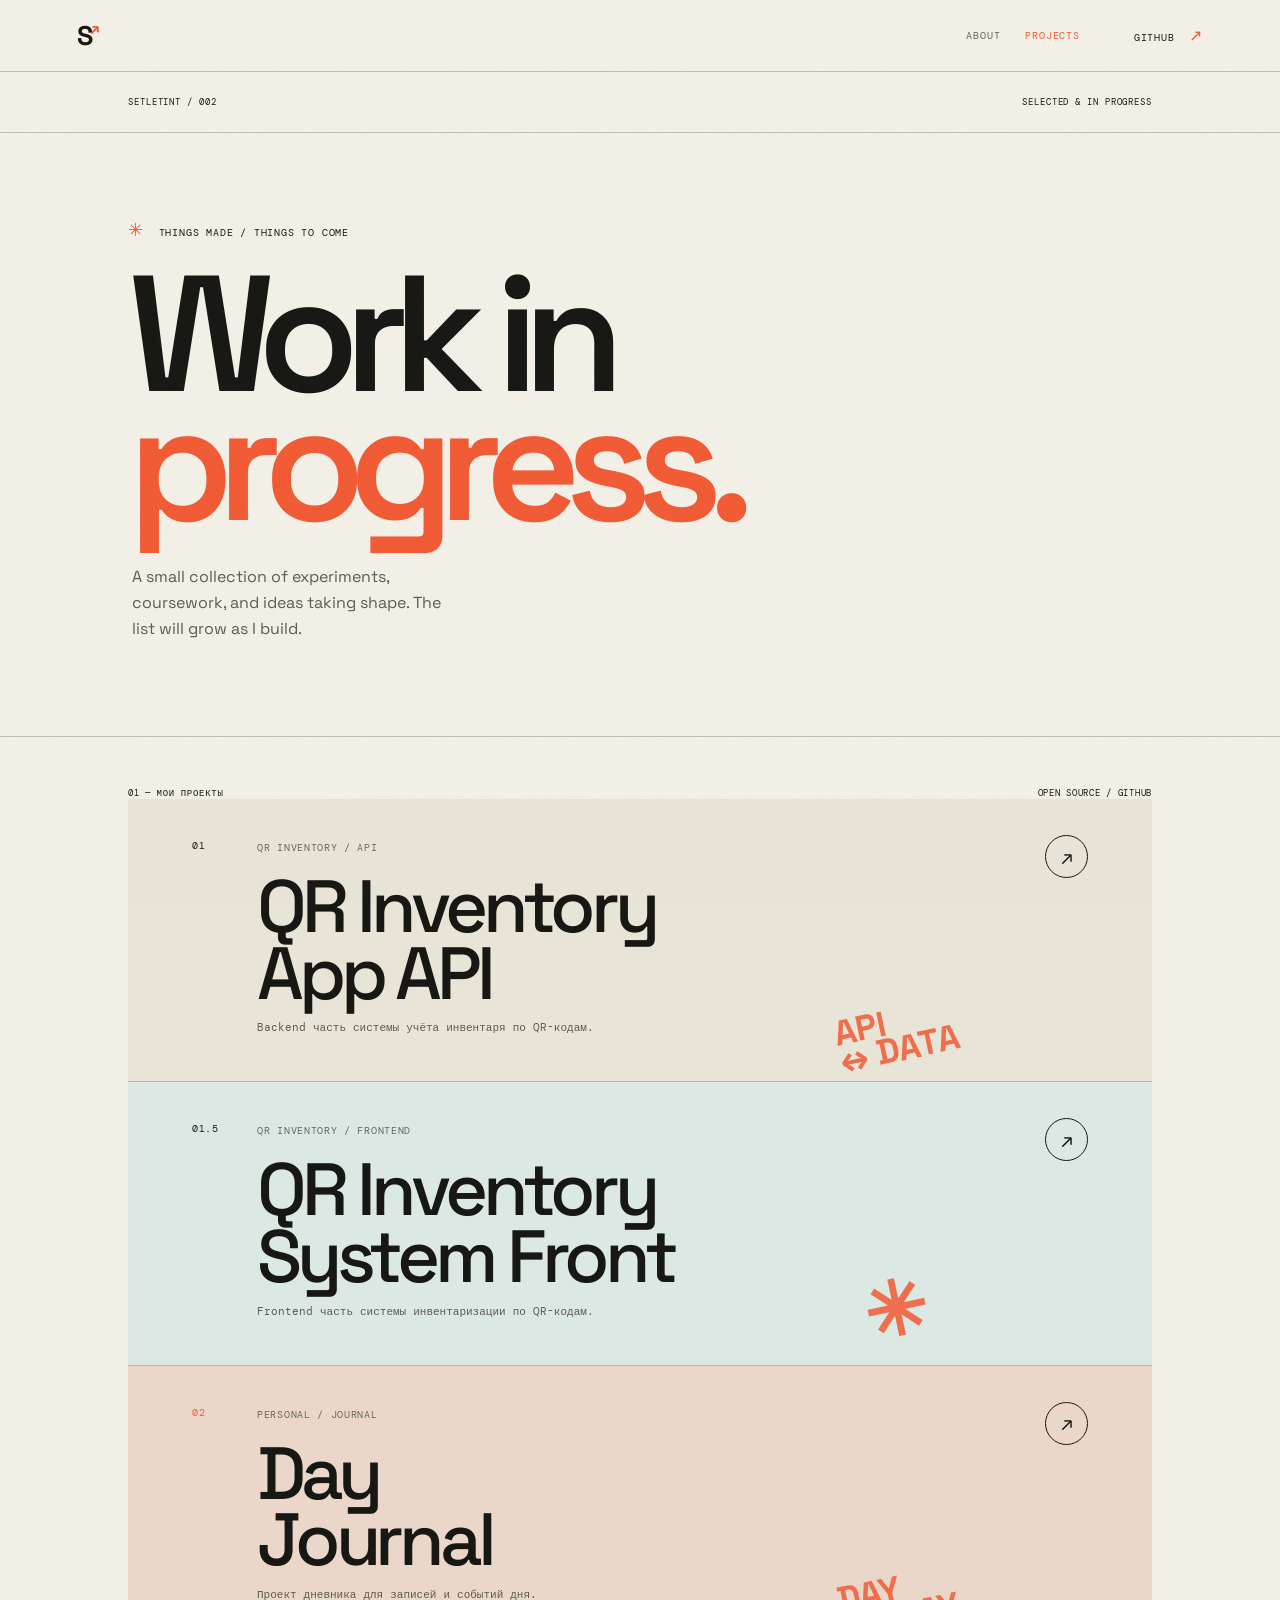
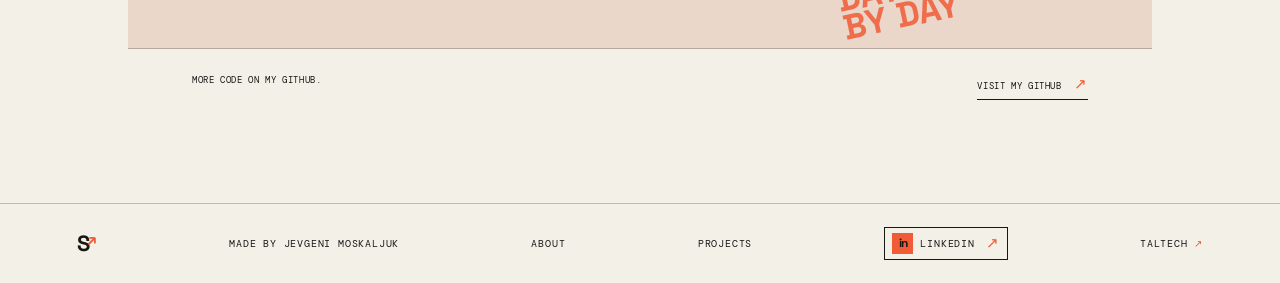
<file: projects.html>
<!doctype html>
<html lang="en"><head><meta charset="utf-8"><meta name="viewport" content="width=device-width, initial-scale=1"><meta name="theme-color" content="#f3f0e7"><meta name="description" content="Projects and experiments from Jevgeni Moskaljuk."><title>Projects — Setletint</title><link rel="preconnect" href="https://fonts.googleapis.com"><link rel="preconnect" href="https://fonts.gstatic.com" crossorigin><link href="https://fonts.googleapis.com/css2?family=DM+Mono:wght@400;500&family=Space+Grotesk:wght@400;500;600;700&display=swap" rel="stylesheet"><link rel="stylesheet" href="styles/styles.css"><script src="scripts/app.js" defer></script></head>
<body><div class="grain" aria-hidden="true"></div><header class="topbar"><a class="wordmark" href="index.html">S<span>↗</span></a><nav class="main-nav"><a href="about.html">ABOUT</a><a class="active" href="projects.html">PROJECTS</a></nav><a class="menu-link" href="https://github.com/Setletint" target="_blank" rel="noreferrer">GITHUB <span>↗</span></a></header>
<main class="inner-page projects-page"><div class="page-kicker"><span>SETLETINT / 002</span><span>SELECTED & IN PROGRESS</span></div><section class="projects-hero"><p class="eyebrow"><span class="asterisk">✳</span> THINGS MADE / THINGS TO COME</p><h1>Work in<br><span class="name">progress</span><span class="period">.</span></h1><p class="projects-intro">A small collection of experiments, coursework, and ideas taking shape. The list will grow as I build.</p></section>
<section class="project-list"><div class="section-label"><span>01 — МОИ ПРОЕКТЫ</span><span>OPEN SOURCE / GITHUB</span></div>
<a class="project-card project-card-one" href="https://github.com/Setletint/qr-inventory-app-api" target="_blank" rel="noreferrer"><span class="project-number">01</span><div><span class="project-type">QR INVENTORY / API</span><h2>QR Inventory<br>App API</h2><p>Backend часть системы учёта инвентаря по QR-кодам.</p></div><span class="project-arrow">↗</span><span class="project-scribble">API<br>↔ DATA</span></a>
<a class="project-card project-card-two" href="https://github.com/Setletint/qr-inventory-system-front" target="_blank" rel="noreferrer"><span class="project-number">01.5</span><div><span class="project-type">QR INVENTORY / FRONTEND</span><h2>QR Inventory<br>System Front</h2><p>Frontend часть системы инвентаризации по QR-кодам.</p></div><span class="project-arrow">↗</span><span class="project-scribble scribble-star">✳</span></a>
<a class="project-card project-card-three" href="https://github.com/Setletint/day-journal" target="_blank" rel="noreferrer"><span class="project-number">02</span><div><span class="project-type">PERSONAL / JOURNAL</span><h2>Day<br>Journal</h2><p>Проект дневника для записей и событий дня.</p></div><span class="project-arrow">↗</span><span class="project-scribble">DAY<br>BY DAY</span></a>
<div class="project-cta"><span>MORE CODE ON MY GITHUB.</span><a href="https://github.com/Setletint" target="_blank" rel="noreferrer">VISIT MY GITHUB <span>↗</span></a></div></section></main><footer><a class="wordmark footer-mark" href="index.html">S<span>↗</span></a><span>MADE BY JEVGENI MOSKALJUK</span><a href="about.html">ABOUT</a><a href="projects.html">PROJECTS</a><a class="linkedin-link footer-linkedin" href="https://www.linkedin.com/in/jevgeni-moskaljuk-setletint/" target="_blank" rel="noreferrer"><span class="linkedin-icon">in</span> LINKEDIN <span class="linkedin-arrow">↗</span></a><a href="https://taltech.ee/" target="_blank" rel="noreferrer">TALTECH <span>↗</span></a></footer></body></html>
</file>
<file: styles/styles.css>
:root{--paper:#f3f0e7;--ink:#171714;--orange:#f15b35;--blue:#b7d5d2;--line:rgba(23,23,20,.24);--mono:"DM Mono",monospace;--sans:"Space Grotesk",sans-serif}*{box-sizing:border-box}html{scroll-behavior:smooth}body{margin:0;background:var(--paper);color:var(--ink);font-family:var(--sans);overflow-x:hidden}a{color:inherit}.grain{position:fixed;inset:0;pointer-events:none;z-index:5;opacity:.09;background-image:url("data:image/svg+xml,%3Csvg viewBox='0 0 180 180' xmlns='http://www.w3.org/2000/svg'%3E%3Cfilter id='n'%3E%3CfeTurbulence type='fractalNoise' baseFrequency='.88' numOctaves='3' stitchTiles='stitch'/%3E%3C/filter%3E%3Crect width='100%25' height='100%25' filter='url(%23n)' opacity='.23'/%3E%3C/svg%3E")}.topbar,footer{height:72px;padding:0 6vw;display:flex;align-items:center;justify-content:space-between;border-bottom:1px solid var(--line);position:relative;z-index:2}.wordmark{font-size:27px;font-weight:700;text-decoration:none;letter-spacing:-3px}.wordmark span{color:var(--orange);font-size:16px;vertical-align:top;letter-spacing:0}.top-note,.menu-link,.hero-meta,.eyebrow,.frame-index,.hero-foot,.section-label,.text-link,.now-detail a,footer>span,footer>a:not(.wordmark){font:10px var(--mono);letter-spacing:.08em}.menu-link{text-decoration:none}.menu-link span{color:var(--orange);font-size:16px;margin-left:8px}.hero{padding:32px 10vw 20px;min-height:calc(100svh - 72px);display:flex;flex-direction:column;justify-content:space-between;position:relative}.hero-meta,.hero-foot,.section-label{display:flex;justify-content:space-between;align-items:center}.hero-meta{font:10px var(--mono);letter-spacing:.1em}.live-dot{width:7px;height:7px;display:inline-block;background:#62a36b;border-radius:50%;margin-left:7px;box-shadow:0 0 0 4px #62a36b25}.hero-grid{display:grid;grid-template-columns:1.2fr .8fr;align-items:center;gap:4vw;max-width:1140px;width:100%;margin:2vh auto}.hero-copy{position:relative;z-index:1}.eyebrow{margin:0 0 22px}.asterisk{color:var(--orange);font-size:18px;margin-right:8px}h1{font-size:clamp(70px,10.1vw,146px);line-height:.79;letter-spacing:-.095em;margin:0;font-weight:600}h1 .name{color:var(--orange)}.surname{font-size:.81em;letter-spacing:-.09em;white-space:nowrap}.period{color:var(--orange)}.hero-bottom{display:flex;align-items:center;justify-content:space-between;max-width:430px;margin-top:34px}.intro{font-size:15px;line-height:1.5;margin:0}.round-link{width:48px;height:48px;border:1px solid var(--ink);border-radius:50%;display:grid;place-items:center;text-decoration:none;font-size:22px;transition:.25s}.round-link:hover{background:var(--orange);border-color:var(--orange);transform:rotate(45deg)}.portrait-wrap{position:relative;max-width:405px;width:100%;justify-self:center}.portrait-frame{background:var(--blue);padding:12px 12px 34px;transform:rotate(3deg);box-shadow:10px 10px 0 var(--ink);position:relative}.avatar{display:block;width:100%;aspect-ratio:4/4.45;object-fit:cover;filter:none;background:#d2d0c6}.frame-index{position:absolute;bottom:11px;left:13px;font-size:8px}.sticker{position:absolute;right:-22px;bottom:35px;background:var(--orange);width:91px;height:91px;border-radius:50%;display:grid;place-content:center;text-align:center;font-size:12px;font-weight:700;line-height:1.05;transform:rotate(11deg);box-shadow:3px 4px 0 var(--ink)}.sticker span{font-size:17px;margin-top:5px}.orbit{position:absolute;font-size:40px;color:var(--orange);z-index:1}.orbit-one{top:-25px;right:24px}.orbit-two{left:-30px;bottom:25px;color:var(--ink);font-size:26px}.hero-foot{font-size:9px}.scroll-line{height:1px;background:var(--ink);opacity:.5;flex:1;margin:0 18px}.section{padding:86px 10vw;border-top:1px solid var(--line)}.section-label{font-size:9px}.about-layout{display:grid;grid-template-columns:1fr .7fr;gap:12vw;padding:65px 4vw 0;align-items:center}.about h2,.now h2,.contact h2{font-size:clamp(52px,7vw,96px);line-height:.91;letter-spacing:-.08em;margin:0;font-weight:500}.about h2 em{font-family:Georgia,serif;font-weight:400;color:var(--orange)}.about-text{max-width:390px;position:relative;padding-top:45px}.big-asterisk{position:absolute;top:-17px;left:0;font-size:35px;color:var(--orange)}.about-text p{font-size:15px;line-height:1.7;color:#54534d}.about-text .about-lead{font-size:21px;color:var(--ink);line-height:1.4}.about-lead a{text-decoration-color:var(--orange);text-decoration-thickness:2px;text-underline-offset:5px}.about-lead a span{font-size:12px;color:var(--orange);margin-left:3px}.text-link{display:inline-block;margin-top:16px;padding-bottom:7px;border-bottom:1px solid var(--ink);text-decoration:none}.text-link span{color:var(--orange);font-size:15px;margin-left:9px}.now{background:var(--orange);color:var(--ink)}.now .section-label{border-color:#17171455}.now-card{margin:55px 4vw 0;padding:38px 42px;min-height:290px;border:1px solid var(--ink);display:grid;grid-template-columns:.38fr 1.3fr .7fr;align-items:center;gap:25px;position:relative}.now-stamp{border:1px solid var(--ink);width:88px;height:88px;border-radius:50%;display:grid;place-content:center;text-align:center;font:10px/1.1 var(--mono);transform:rotate(-13deg)}.now-card .eyebrow{font-size:9px}.now h2{font-size:clamp(43px,6vw,76px)}.now h2 span{font-family:Georgia,serif;font-style:italic;font-weight:400}.now-detail{justify-self:end;font-size:13px;line-height:1.85}.now-detail p{margin:0 0 21px}.now-detail a{text-decoration:none;border-bottom:1px solid var(--ink);padding-bottom:6px}.now-detail a span{font-size:15px}.contact{padding-bottom:75px}.contact-row{display:flex;align-items:center;justify-content:space-between;padding:78px 4vw 0}.contact h2{font-size:clamp(60px,10vw,132px)}.contact h2 span{color:var(--orange)}.contact-button{font:10px var(--mono);letter-spacing:.08em;border:1px solid var(--ink);padding:17px 22px;text-decoration:none;transition:.2s}.contact-button:hover{background:var(--ink);color:var(--paper)}.contact-button span{color:var(--orange);font-size:15px;margin-left:12px}.contact-note{margin:12px 4vw 0;color:#65645c;font-size:13px}footer{border-top:1px solid var(--line);border-bottom:0;height:80px}footer>a:not(.wordmark){text-decoration:none}footer>a span{color:var(--orange)}.footer-mark{font-size:22px}@media(max-width:760px){.topbar,footer{padding:0 6vw}.top-note{display:none}.hero{padding:24px 7vw 18px;min-height:auto;gap:45px}.hero-meta{font-size:8px}.hero-grid{grid-template-columns:1fr;gap:50px;margin:15px auto}.hero-copy{padding-top:8px}h1{font-size:clamp(75px,16vw,122px)}.portrait-wrap{width:min(76%,330px);margin-bottom:20px}.about-layout{grid-template-columns:1fr;gap:50px;padding:55px 0 0}.section{padding:65px 7vw}.about h2{font-size:clamp(58px,13vw,90px)}.about-text{margin-left:auto}.now-card{margin:42px 0 0;padding:28px 23px;grid-template-columns:70px 1fr;gap:28px 18px}.now-stamp{width:68px;height:68px;font-size:8px}.now-card h2{font-size:clamp(42px,10vw,65px)}.now-detail{grid-column:2;justify-self:start}.contact-row{padding:62px 0 0;align-items:flex-start;gap:30px;flex-direction:column}.contact-note{margin:18px 0 0}footer{height:72px;gap:10px}footer>span,footer>a:not(.wordmark){font-size:8px}footer>span:nth-last-child(1){display:none}}@media(prefers-reduced-motion:reduce){html{scroll-behavior:auto}*,*::before,*::after{transition:none!important}}

/* Page navigation and motion */
.main-nav{display:flex;gap:25px;margin-left:auto;margin-right:34px}.main-nav a{font:10px var(--mono);letter-spacing:.08em;text-decoration:none;opacity:.65;transition:opacity .2s,color .2s}.main-nav a:hover,.main-nav a.active{opacity:1;color:var(--orange)}.topbar{gap:20px}.inner-page{min-height:70vh}.page-kicker{display:flex;justify-content:space-between;padding:24px 10vw;font:9px var(--mono);letter-spacing:.1em;border-bottom:1px solid var(--line)}.inner-hero{position:relative;min-height:590px;padding:80px 10vw 65px;overflow:hidden}.inner-hero h1,.projects-hero h1{font-size:clamp(80px,13vw,170px);line-height:.78;letter-spacing:-.095em;margin:28px 0 0;position:relative;z-index:1}.inner-hero h1 .name,.projects-hero h1 .name{color:var(--orange)}.inner-portrait{position:absolute;width:clamp(190px,25vw,330px);right:17%;top:85px;padding:10px 10px 31px;background:var(--blue);transform:rotate(7deg);box-shadow:9px 9px 0 var(--ink);animation:portrait-float 6s ease-in-out infinite}.inner-portrait img{display:block;width:100%;aspect-ratio:1;object-fit:cover;filter:none}.inner-portrait span{position:absolute;left:11px;bottom:9px;font:8px var(--mono)}.bio-section,.project-list{padding:78px 10vw;border-top:1px solid var(--line)}.bio-grid{display:grid;grid-template-columns:1fr .7fr;gap:12vw;padding:70px 4vw 0;align-items:center}.bio-grid h2{font-size:clamp(60px,8vw,108px);line-height:.88;letter-spacing:-.09em;font-weight:500;margin:0}.bio-grid h2 em{color:var(--orange);font-family:Georgia,serif;font-weight:400}.bio-copy{max-width:420px}.bio-copy p{font-size:15px;line-height:1.75;color:#54534d}.bio-copy .about-lead{font-size:22px;color:var(--ink);line-height:1.4}.manifesto{background:var(--blue);min-height:420px;position:relative;padding:65px 15vw;display:flex;align-items:center;justify-content:center;overflow:hidden}.manifesto p{font-size:clamp(55px,9vw,116px);line-height:.88;letter-spacing:-.08em;margin:0}.manifesto p em{font-family:Georgia,serif;color:var(--orange);font-weight:400}.manifesto-mark{position:absolute;top:12px;left:9%;font:180px Georgia;color:#1717141c}.manifesto-foot{position:absolute;bottom:25px;right:10%;font:9px var(--mono);letter-spacing:.1em}.projects-hero{padding:85px 10vw 95px;position:relative;min-height:530px}.projects-hero h1{font-size:clamp(80px,13vw,165px)}.projects-intro{font-size:16px;line-height:1.6;max-width:330px;margin:37px 0 0 4px;color:#5c5b54}.project-list{padding-top:50px}.project-card{position:relative;min-height:280px;padding:36px 5vw;display:grid;grid-template-columns:65px 1fr 50px;align-items:start;text-decoration:none;border-bottom:1px solid var(--line);overflow:hidden;transition:padding .3s}.project-card:hover{padding-left:6vw}.project-card-one{background:#e8e4d8}.project-card-two{background:#dce8e4}.project-number,.project-type,.project-card p,.project-cta{font:10px var(--mono);letter-spacing:.07em}.project-number{padding-top:4px}.project-type{color:#68665e}.project-card h2{font-size:clamp(40px,6vw,74px);line-height:.9;letter-spacing:-.07em;font-weight:500;margin:18px 0 13px}.project-card p{font-size:11px;color:#5d5b54;letter-spacing:0}.project-arrow{justify-self:end;border:1px solid var(--ink);border-radius:50%;width:43px;height:43px;display:grid;place-items:center;font-size:20px;transition:transform .3s,background .3s}.project-card:hover .project-arrow{transform:rotate(45deg);background:var(--orange)}.project-scribble{position:absolute;right:19%;bottom:18px;font-size:35px;font-weight:700;line-height:.8;color:var(--orange);transform:rotate(-12deg);opacity:.85}.scribble-star{font-size:75px;right:22%;bottom:25px}.project-cta{display:flex;justify-content:space-between;padding:25px 5vw;font-size:9px}.project-cta a{text-decoration:none;border-bottom:1px solid var(--ink);padding-bottom:5px}.project-cta a span{color:var(--orange);font-size:15px;margin-left:7px}.topbar,footer{transition:background .3s}.round-link,.contact-button,.text-link,.project-card,.menu-link{cursor:pointer}.portrait-frame{animation:photo-enter .9s cubic-bezier(.2,.8,.2,1) both}.sticker{animation:sticker-pop .7s .35s cubic-bezier(.2,1.5,.5,1) both}.orbit-one{animation:spin 18s linear infinite}.orbit-two{animation:bob 3s ease-in-out infinite}.live-dot{animation:pulse 2.2s ease-out infinite}.reveal-ready .section,.reveal-ready .bio-grid,.reveal-ready .manifesto,.reveal-ready .project-card,.reveal-ready .project-cta{opacity:0;transform:translateY(24px);transition:opacity .7s ease,transform .7s cubic-bezier(.2,.7,.2,1)}.reveal-ready .is-visible{opacity:1;transform:translateY(0)}.hero-copy{animation:copy-enter .75s .08s both}.inner-hero h1,.projects-hero h1{animation:copy-enter .8s .1s both}@keyframes photo-enter{from{opacity:0;transform:translateY(22px) rotate(-2deg)}to{opacity:1;transform:translateY(0) rotate(3deg)}}@keyframes copy-enter{from{opacity:0;transform:translateY(18px)}to{opacity:1;transform:translateY(0)}}@keyframes sticker-pop{from{opacity:0;transform:scale(.5) rotate(-20deg)}to{opacity:1;transform:scale(1) rotate(11deg)}}@keyframes spin{to{transform:rotate(360deg)}}@keyframes bob{0%,100%{transform:translateY(0) rotate(-10deg)}50%{transform:translateY(-9px) rotate(10deg)}}@keyframes pulse{0%{box-shadow:0 0 0 0 #62a36b66}70%{box-shadow:0 0 0 7px #62a36b00}100%{box-shadow:0 0 0 0 #62a36b00}}@keyframes portrait-float{0%,100%{transform:translateY(0) rotate(7deg)}50%{transform:translateY(-9px) rotate(5deg)}}
@media(max-width:760px){.main-nav{gap:13px;margin-right:auto}.main-nav a{font-size:8px}.page-kicker{padding:20px 7vw;font-size:8px}.inner-hero{min-height:650px;padding:53px 7vw}.inner-hero h1{font-size:clamp(76px,16vw,120px)}.inner-portrait{width:min(56vw,240px);right:12%;top:auto;bottom:45px}.bio-section,.project-list{padding:60px 7vw}.bio-grid{grid-template-columns:1fr;gap:45px;padding:52px 0 0}.bio-grid h2{font-size:clamp(65px,14vw,95px)}.manifesto{min-height:340px;padding:45px 10vw}.projects-hero{min-height:480px;padding:65px 7vw}.projects-hero h1{font-size:clamp(76px,15vw,120px)}.projects-intro{max-width:270px;font-size:14px}.project-card{min-height:260px;padding:28px 2vw;grid-template-columns:36px 1fr 38px}.project-card:hover{padding-left:3vw}.project-scribble{right:16%;font-size:27px}.project-cta{padding:22px 2vw;gap:20px;align-items:start;flex-direction:column;font-size:8px}footer{flex-wrap:wrap}.inner-portrait{animation-duration:7s}}
@media(prefers-reduced-motion:reduce){.portrait-frame,.sticker,.orbit-one,.orbit-two,.live-dot,.hero-copy,.inner-hero h1,.projects-hero h1,.inner-portrait{animation:none!important}.reveal-ready .section,.reveal-ready .bio-grid,.reveal-ready .manifesto,.reveal-ready .project-card,.reveal-ready .project-cta{opacity:1;transform:none;transition:none}}
.linkedin-link{display:inline-flex;align-items:center;gap:11px;padding:9px 13px 9px 9px;border:1px solid var(--ink);text-decoration:none;font:9px var(--mono);letter-spacing:.08em;transition:background .25s,color .25s,transform .25s;position:relative}.linkedin-link:hover{background:var(--ink);color:var(--paper);transform:translateY(-3px)}.linkedin-icon{width:27px;height:27px;display:grid;place-items:center;background:var(--orange);color:var(--ink);font:bold 15px var(--sans);letter-spacing:-.06em}.linkedin-arrow{font-size:15px;color:var(--orange);margin-left:4px}.footer-linkedin{padding:5px 7px;gap:7px;font-size:8px}.footer-linkedin .linkedin-icon{width:21px;height:21px;font-size:12px}.contact-links{display:flex;align-items:center;justify-content:space-between;gap:24px;margin:12px 4vw 0}.contact-links .contact-note{margin:0}.contact-links .linkedin-link{padding:12px 15px 12px 11px}.contact-links .linkedin-link strong,.contact-links .linkedin-link small{display:block}.contact-links .linkedin-link strong{font:500 13px var(--sans);letter-spacing:0}.contact-links .linkedin-link small{font:8px var(--mono);letter-spacing:.07em;margin-top:4px;opacity:.7}
@media(max-width:760px){.contact-links{align-items:flex-start;flex-direction:column;margin:18px 0 0}.footer-linkedin{font-size:7px}}
@media(max-width:480px){.topbar{padding:0 5vw;gap:10px}.wordmark{font-size:24px}.main-nav{gap:9px}.main-nav a,.menu-link{font-size:8px}.menu-link span{margin-left:3px}.hero-meta{font-size:7px}.hero-foot{font-size:8px}.inner-hero h1,.projects-hero h1{font-size:clamp(68px,15vw,90px)}.project-card h2{font-size:clamp(38px,10vw,52px)}.project-scribble{right:8%;opacity:.5}.now-card{grid-template-columns:55px 1fr;padding:22px 16px}.now-stamp{width:55px;height:55px;font-size:7px}.contact h2{font-size:clamp(56px,14vw,82px)}footer{height:auto;min-height:72px;padding:15px 6vw;row-gap:14px}footer>span:first-of-type{display:none}}

.project-card-three{background:#ead7ca}.project-card-three .project-number{color:var(--orange)}
</file>
